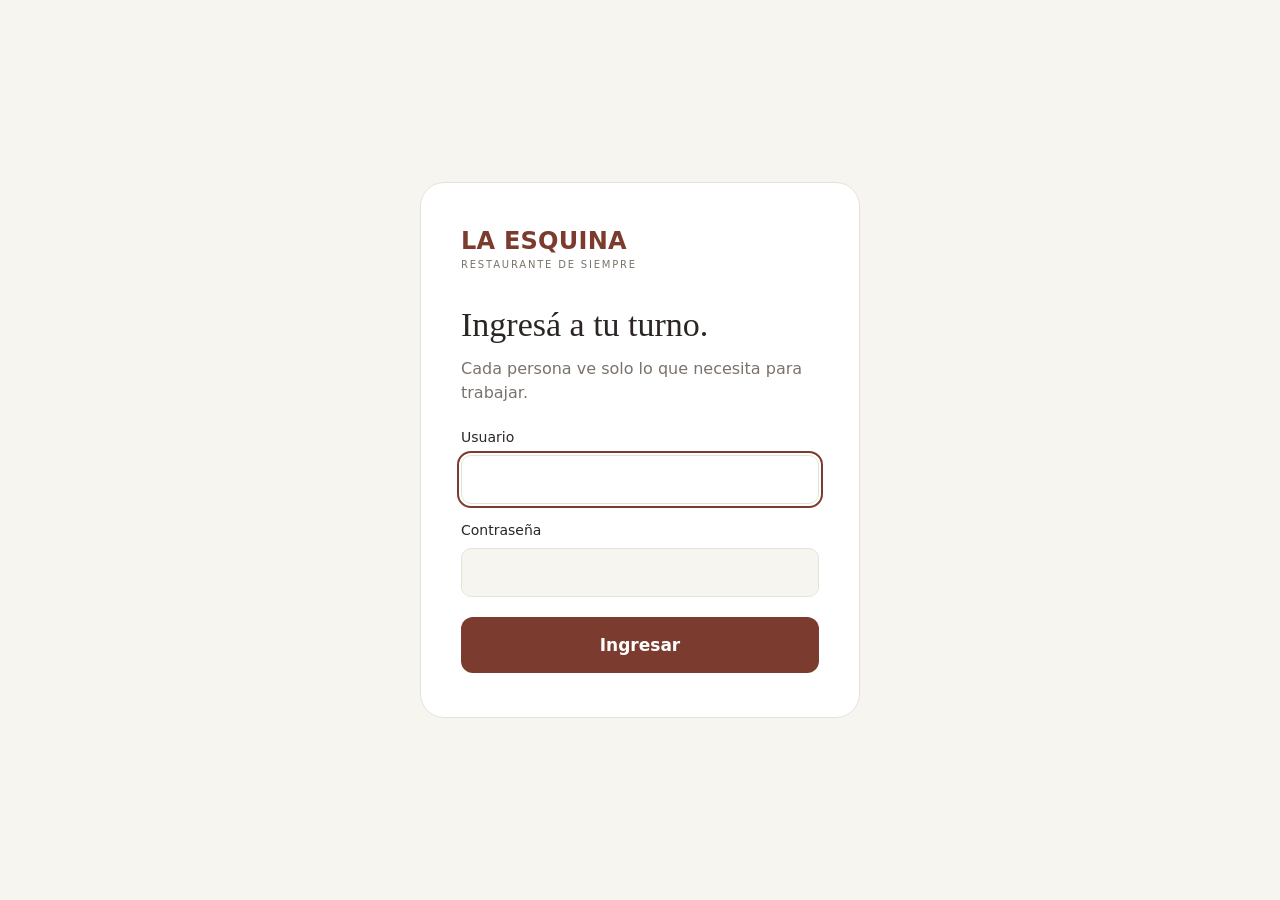
<file: caja.html>
<!DOCTYPE html>
<html lang="es">
<head>
  <meta charset="utf-8">
  <meta name="viewport" content="width=device-width, initial-scale=1">
  <title>Caja · La Esquina</title>
  <link rel="stylesheet" href="style.css">
</head>
<body>
  <header class="cabecera" id="cabecera"></header>

  <main class="contenido">
    <section>
      <div class="encabezado">
        <div>
          <p class="sobre">Facturación</p>
          <h1>Cuentas del salón.</h1>
          <p class="sub">Seleccioná una mesa ocupada para ver su cuenta y cobrarla.</p>
        </div>
        <div class="contadores">
          <div class="contador rojo"><b id="n-ocupadas">0</b>Cuentas abiertas</div>
          <div class="contador verde"><b id="n-libres">0</b>Mesas libres</div>
        </div>
      </div>

      <div class="tarjeta">
        <div class="fila salon-cab">
          <div><h3>Salón principal</h3><small id="n-mesas"></small></div>
          <div class="leyenda">
            <span class="libre"><i class="punto"></i>Libre</span>
            <span class="ocupada"><i class="punto"></i>Ocupada</span>
          </div>
        </div>
        <div class="mesas" id="mapa"></div>
        <div class="salon-pie">
          <small>ENTRADA AL SALÓN</small>
          <small>Solo las mesas ocupadas tienen una cuenta para cobrar.</small>
        </div>
      </div>
    </section>

    <aside class="panel" id="panel" aria-live="polite"></aside>
  </main>

  <script src="script.js"></script>
  <script>
    let mesas = [];
    let mesaSel = null;
    let vista = 'vacio';      // vacio | cuenta | cobrado

    const panel = document.getElementById('panel');
    const mapa = document.getElementById('mapa');

    /* ---------- Mapa y contadores ---------- */
    function detalleMesa(m, elegida) {
      if (elegida) return 'Seleccionada · Cuenta abierta';
      if (m.estado === 'libre') return 'Sin cuenta abierta';
      return `Cuenta abierta · ${hace(m.desde)}`;
    }

    function pintarMapa() {
      const libres = mesas.filter(m => m.estado === 'libre').length;
      document.getElementById('n-libres').textContent = libres;
      document.getElementById('n-ocupadas').textContent = mesas.length - libres;
      document.getElementById('n-mesas').textContent = `${mesas.length} mesas`;
      pintarMesas(mapa, mesas, {
        puedeElegir: m => m.estado === 'ocupada',
        detalle: detalleMesa,
        elegida: vista === 'cuenta' ? mesaSel.id : null,
        alElegir: abrirCuenta
      });
    }

    async function refrescarMesas() {
      try { mesas = await api.mesas(); pintarMapa(); } catch { /* se reintenta en el próximo ciclo */ }
    }

    /* ---------- Panel: estado inicial ---------- */
    function panelVacio() {
      vista = 'vacio'; mesaSel = null;
      panel.innerHTML = `
        <p class="sobre">Cierre de mesa</p>
        <h2>Cada cuenta, exacta.</h2>
        <p class="sub" style="margin-top:12px">Elegí una mesa roja en el mapa del salón.</p>
        <hr>
        <ol class="pasos">
          <li><b>1</b><div><strong>Seleccioná la mesa</strong><small>La que pidió la cuenta.</small></div></li>
          <li><b>2</b><div><strong>Revisá el detalle</strong><small>Cada ítem con su cantidad y subtotal.</small></div></li>
          <li><b>3</b><div><strong>Cobrá</strong><small>La mesa vuelve a estar libre.</small></div></li>
        </ol>`;
      pintarMapa();
    }

    /* ---------- Panel: cuenta de una mesa ---------- */
    async function abrirCuenta(mesa) {
      mesaSel = mesa; vista = 'cuenta';
      pintarMapa();
      let cuenta;
      try {
        cuenta = await api.cuenta(mesa.id);
      } catch (err) {
        panel.innerHTML = `
          <p class="sobre">Cuenta</p>
          <h2>Mesa ${pad(mesa.numero)}</h2>
          <p class="error">${esc(err.message)}</p>`;
        return;
      }
      const unidades = cuenta.items.reduce((t, i) => t + i.cantidad, 0);
      panel.innerHTML = `
        <p class="sobre">Cuenta</p>
        <div class="franja ocupada"><strong>Mesa ${pad(mesa.numero)}</strong><span class="chip ocupada" style="padding:0"><i class="punto"></i>Ocupada</span></div>
        <h3 style="margin-top:28px">Detalle del consumo</h3>
        <small>${plural(unidades, 'unidad', 'unidades')} · Pedido #${cuenta.pedidoId}</small>
        <ul class="items">
          ${cuenta.items.map(i => `
            <li>
              <span class="cant">${i.cantidad}</span>
              <span>${esc(i.nombre)}<small class="unit">${fmtPrecio(i.precioUnitario)} c/u</small></span>
              <span class="monto">${fmtPrecio(i.subtotal)}</span>
            </li>`).join('')}
        </ul>
        <div class="total-fila"><span>Total a cobrar</span><strong>${fmtPrecio(cuenta.total)}</strong></div>
        <p class="error" id="error" role="alert" hidden></p>
        <button class="btn" type="button" id="cobrar">Cobrar</button>
        <small class="pie-panel">Al cobrar, la mesa quedará libre.</small>`;
      document.getElementById('cobrar').addEventListener('click', () => cobrar(mesa, cuenta));
    }

    async function cobrar(mesa, cuenta) {
      const boton = document.getElementById('cobrar');
      const error = document.getElementById('error');
      error.hidden = true;
      if (!cuenta.items.length) { error.textContent = 'No se puede cobrar una mesa sin consumos.'; error.hidden = false; return; }
      boton.disabled = true;
      try {
        const resultado = await api.cobrar(cuenta.pedidoId);
        vista = 'cobrado';
        panel.innerHTML = `
          <p class="sobre ok">Cobro registrado</p>
          <h2>Mesa ${pad(resultado.mesa)} liberada.</h2>
          <div class="total-fila"><span>Total cobrado</span><strong>${fmtPrecio(resultado.total)}</strong></div>
          <div class="aviso"><strong>Lista para un nuevo cliente</strong>La mesa vuelve a figurar en verde en el salón.</div>
          <button class="btn" type="button" id="volver">Volver a las cuentas</button>`;
        document.getElementById('volver').addEventListener('click', panelVacio);
        refrescarMesas();
      } catch (err) {
        error.textContent = err.message; error.hidden = false;
        boton.disabled = false;
        refrescarMesas();
      }
    }

    /* ---------- Inicio ---------- */
    if (exigirRol('caja')) {
      montarCabecera('caja');
      refrescarMesas().then(panelVacio);
      sincronizar(refrescarMesas);
    }
  </script>
</body>
</html>
</file>
<file: style.css>
/* Morphi Web · estilos compartidos. Sin fuentes externas: la intranet no tiene internet. */
*,
*::before,
*::after { box-sizing: border-box; margin: 0; }

:root {
  --fondo: #f7f5f0;
  --tarjeta: #ffffff;
  --borde: #e7e2d9;
  --tinta: #2b2623;
  --tenue: #7a736b;
  --marca: #7b3b2e;
  --marca-suave: #f2e6df;
  --verde: #2f6b4a;
  --verde-fondo: #e8f1ea;
  --rojo: #a33a35;
  --rojo-fondo: #fbe6e3;
  --serif: Georgia, "Times New Roman", serif;
  --sans: system-ui, -apple-system, "Segoe UI", Roboto, Arial, sans-serif;
}

body { font-family: var(--sans); background: var(--fondo); color: var(--tinta); min-height: 100vh; }
button { font: inherit; color: inherit; cursor: pointer; }
[hidden] { display: none !important; }
:focus-visible { outline: 3px solid var(--marca); outline-offset: 2px; }

/* ---------- Cabecera ---------- */
.cabecera { display: flex; align-items: center; gap: 40px; height: 88px; padding: 0 56px; background: var(--tarjeta); border-bottom: 1px solid var(--borde); }
.marca { display: flex; flex-direction: column; gap: 4px; }
.marca strong { font-size: 24px; letter-spacing: .01em; color: var(--marca); }
.marca span { font-size: 10px; letter-spacing: .18em; color: var(--tenue); }
.pestana { padding: 14px 36px; border-radius: 10px; background: var(--marca-suave); color: var(--marca); font-weight: 600; }
.cab-der { margin-left: auto; display: flex; align-items: center; gap: 32px; }
.reloj { font-weight: 600; font-variant-numeric: tabular-nums; }
.turno { display: flex; align-items: center; gap: 10px; font-weight: 500; }
.turno .punto { color: var(--verde); }
.usuario { display: flex; flex-direction: column; gap: 2px; padding-left: 32px; border-left: 1px solid var(--borde); font-size: 15px; }
.usuario span { color: var(--tenue); font-size: 14px; }
.btn-salir { background: none; border: 1px solid var(--borde); border-radius: 8px; padding: 8px 16px; color: var(--tenue); }
.btn-salir:hover { color: var(--marca); border-color: var(--marca); }

/* ---------- Estructura ---------- */
.contenido { display: grid; grid-template-columns: minmax(0, 1fr) 440px; gap: 32px; padding: 40px 56px; align-items: start; }
.contenido.una-columna { grid-template-columns: minmax(0, 1fr); }
.encabezado { display: flex; justify-content: space-between; align-items: flex-end; gap: 24px; margin-bottom: 28px; }
.sobre { font-size: 11px; font-weight: 600; letter-spacing: .12em; color: var(--marca); margin-bottom: 14px; text-transform: uppercase; }
.sobre.ok { color: var(--verde); }
h1, h2 { font-family: var(--serif); font-weight: 400; }
h1 { font-size: 42px; line-height: 1.1; margin-bottom: 14px; }
h2 { font-size: 30px; line-height: 1.15; }
h3 { font-size: 20px; font-weight: 600; }
.sub { color: var(--tenue); line-height: 1.5; }
small { font-size: 13px; color: var(--tenue); }

.contadores { display: flex; gap: 16px; }
.contador { display: flex; align-items: center; gap: 20px; min-width: 200px; padding: 20px 24px; border-radius: 16px; font-weight: 500; }
.contador b { font-size: 32px; font-weight: 600; }
.contador.verde { background: var(--verde-fondo); color: var(--verde); }
.contador.rojo { background: var(--rojo-fondo); color: var(--rojo); }
.contador.marca { background: var(--marca-suave); color: var(--marca); }

.tarjeta { background: var(--tarjeta); border: 1px solid var(--borde); border-radius: 24px; padding: 28px 30px; }
.panel { background: var(--tarjeta); border: 1px solid var(--borde); border-radius: 24px; padding: 32px; position: sticky; top: 24px; }
.panel hr { border: 0; border-top: 1px solid var(--borde); margin: 22px 0; }
.fila { display: flex; justify-content: space-between; align-items: center; gap: 16px; }

.punto { display: inline-block; width: 8px; height: 8px; border-radius: 50%; background: currentColor; }
.chip { display: inline-flex; align-items: center; gap: 8px; padding: 8px 16px; border-radius: 999px; font-size: 14px; font-weight: 500; }
.chip.libre { background: var(--verde-fondo); color: var(--verde); }
.chip.ocupada { background: var(--rojo-fondo); color: var(--rojo); }
.leyenda { display: flex; gap: 28px; font-size: 14px; }
.leyenda .libre { color: var(--verde); }
.leyenda .ocupada { color: var(--rojo); }
.leyenda span { display: flex; align-items: center; gap: 8px; }

/* ---------- Mapa de mesas ---------- */
.salon-cab { padding-bottom: 20px; border-bottom: 1px solid var(--borde); }
.mesas { display: grid; grid-template-columns: repeat(4, 1fr); gap: 32px 0; justify-items: center; padding: 32px 0 24px; }
.mesa { display: flex; flex-direction: column; align-items: center; gap: 8px; background: none; border: 0; padding: 0; }
.mesa:disabled { cursor: default; }
.mesa.libre { --c: var(--verde); --cf: var(--verde-fondo); }
.mesa.ocupada { --c: var(--rojo); --cf: var(--rojo-fondo); }
.sillas { display: flex; gap: 60px; }
.sillas i { width: 40px; height: 20px; border-radius: 6px; background: var(--cf); }
.tablero { width: 206px; height: 128px; border-radius: 18px; background: var(--cf); border: 2px solid transparent; display: flex; flex-direction: column; align-items: center; justify-content: center; gap: 10px; color: var(--c); }
.tablero b { font-size: 40px; font-weight: 600; }
.tablero span { display: flex; align-items: center; gap: 8px; font-weight: 500; }
.mesa:not(:disabled):hover .tablero { border-color: var(--c); }
.mesa.elegida .tablero { border-color: var(--c); box-shadow: 0 0 0 3px var(--cf); }
.mesa:focus-visible { outline: none; }
.mesa:focus-visible .tablero { outline: 3px solid var(--marca); outline-offset: 3px; }
.mesa small { margin-top: 2px; }
.mesa.elegida small { color: var(--c); }
.salon-pie { border-top: 1px solid var(--borde); padding-top: 22px; display: flex; justify-content: space-between; gap: 16px; }

/* ---------- Formulario / panel ---------- */
.pasos { list-style: none; padding: 0; display: grid; gap: 22px; margin-top: 28px; }
.pasos li { display: flex; gap: 16px; align-items: flex-start; }
.pasos li > b { flex: none; width: 36px; height: 36px; border-radius: 50%; background: var(--marca-suave); display: grid; place-items: center; font-size: 14px; }
.pasos strong { display: block; margin-bottom: 4px; }
.vacio { display: grid; justify-items: center; text-align: center; gap: 8px; padding: 12px 0 8px; }
.vacio .chip-grande { width: 176px; padding: 26px 0; border-radius: 22px; background: var(--verde-fondo); color: var(--verde); display: grid; gap: 10px; margin-bottom: 18px; }

.filtros { display: flex; gap: 8px; margin: 16px 0 6px; }
.filtros button { border: 0; background: none; padding: 10px 20px; border-radius: 999px; color: var(--tenue); }
.filtros button[aria-pressed="true"] { background: var(--marca-suave); color: var(--marca); font-weight: 600; }
.prod { display: flex; justify-content: space-between; align-items: center; gap: 16px; padding: 16px 0; border-bottom: 1px solid var(--borde); }
.prod strong { display: block; font-weight: 500; margin-bottom: 4px; }
.stepper { display: flex; align-items: center; background: var(--marca-suave); border-radius: 10px; }
.stepper button { width: 42px; height: 44px; border: 0; background: none; font-size: 20px; color: var(--marca); }
.stepper button:disabled { color: #c7b8b0; cursor: default; }
.stepper output { min-width: 40px; text-align: center; font-weight: 600; }
label { display: flex; justify-content: space-between; margin: 22px 0 10px; font-size: 14px; font-weight: 500; }
textarea, input[type="text"], input[type="password"] { width: 100%; font: inherit; padding: 14px 16px; border: 1px solid var(--borde); border-radius: 10px; background: #f7f5f0; color: var(--tinta); }
textarea { resize: none; height: 58px; }
textarea:focus, input:focus { outline: 2px solid var(--marca); background: #fff; }
.total-fila { display: flex; justify-content: space-between; align-items: center; border-top: 1px solid var(--borde); margin-top: 22px; padding-top: 20px; color: var(--tenue); }
.total-fila strong { font-size: 30px; color: var(--tinta); font-weight: 600; }
.btn { width: 100%; margin-top: 20px; padding: 18px; border: 0; border-radius: 12px; background: var(--marca); color: #fff; font-weight: 600; font-size: 17px; }
.btn:hover:not(:disabled) { background: #6a3126; }
.btn:disabled { background: #cbb9b2; cursor: not-allowed; }
.pie-panel { display: block; text-align: center; margin-top: 12px; }
.error { margin-top: 14px; padding: 12px 14px; border-radius: 10px; background: var(--rojo-fondo); color: var(--rojo); font-size: 14px; }
.aviso { margin-top: 20px; padding: 18px 20px; border-radius: 12px; background: var(--verde-fondo); color: var(--verde); line-height: 1.5; }
.aviso strong { display: block; margin-bottom: 4px; }
.franja { display: flex; justify-content: space-between; align-items: center; padding: 20px 22px; border-radius: 12px; font-size: 18px; font-weight: 500; }
.franja.ocupada { background: var(--rojo-fondo); color: var(--rojo); }
.franja.libre { background: var(--verde-fondo); color: var(--verde); }

/* ---------- Lista de ítems (resumen y cuenta) ---------- */
.items { list-style: none; padding: 0; margin-top: 18px; }
.items li { display: grid; grid-template-columns: 36px 1fr auto; gap: 16px; align-items: center; padding: 16px 0; border-bottom: 1px solid var(--borde); }
.items .cant { width: 36px; height: 36px; border-radius: 8px; background: var(--fondo); display: grid; place-items: center; font-weight: 600; font-size: 14px; }
.items .unit { display: block; font-size: 13px; color: var(--tenue); margin-top: 2px; }
.items .monto { font-variant-numeric: tabular-nums; }

/* ---------- Cocina ---------- */
.cola-cab { display: flex; justify-content: space-between; align-items: center; margin: 8px 0 16px; }
.orden { padding: 12px 28px; border-radius: 8px; background: #efece6; color: var(--tenue); font-size: 15px; }
.cola { display: grid; gap: 16px; }
.pedido { display: grid; grid-template-columns: 300px minmax(0, 1fr); gap: 0; background: var(--tarjeta); border: 1px solid var(--borde); border-radius: 18px; padding: 20px 24px; }
.pedido.primero { border-color: #e2c3a8; }
.pedido-info h3 { font-size: 26px; font-weight: 500; margin-bottom: 8px; }
.pedido-info .fila { justify-content: flex-start; align-items: flex-start; }
.pedido-info > div { display: flex; flex-direction: column; gap: 14px; align-items: flex-start; }
.tiempo { padding: 6px 16px; border-radius: 999px; background: #efece6; color: var(--tenue); font-size: 14px; font-weight: 500; }
.primero .tiempo { background: #f6e4d4; color: #8a4a22; }
.etiqueta { padding: 6px 14px; border-radius: 6px; background: #f6e4d4; color: #8a4a22; font-size: 11px; font-weight: 600; letter-spacing: .06em; }
.lineas { display: grid; gap: 14px; }
.linea { display: grid; grid-template-columns: 48px minmax(0, 1fr) auto; gap: 16px; align-items: center; }
.linea .cant { width: 48px; height: 48px; border-radius: 10px; background: var(--marca-suave); color: var(--marca); display: grid; place-items: center; font-weight: 700; font-size: 18px; }
.linea strong { display: block; font-size: 22px; font-weight: 500; margin-bottom: 4px; }
.linea .btn-listo { width: 126px; padding: 14px 0; border: 0; border-radius: 8px; background: var(--marca); color: #fff; font-weight: 600; font-size: 17px; }
.linea .btn-listo:hover { background: #6a3126; }
.despacho { display: flex; justify-content: space-between; gap: 16px; margin-top: 20px; padding: 18px 24px; border-radius: 12px; background: var(--verde-fondo); color: var(--verde); }
.vacio-cola { padding: 56px 0; text-align: center; background: var(--tarjeta); border: 1px dashed var(--borde); border-radius: 18px; }
.pie-cocina { display: flex; justify-content: space-between; margin-top: 24px; }

/* ---------- Login ---------- */
.login { min-height: 100vh; display: grid; place-items: center; padding: 24px; }
.login-caja { width: 100%; max-width: 440px; background: var(--tarjeta); border: 1px solid var(--borde); border-radius: 24px; padding: 44px 40px; }
.login-caja .marca { margin-bottom: 36px; }
.login-caja h1 { font-size: 34px; }
.login-caja form { margin-top: 24px; }
.login-caja label { margin-top: 18px; }

@media (max-width: 1280px) {
  .cabecera, .contenido { padding-left: 28px; padding-right: 28px; }
  .contenido { grid-template-columns: minmax(0, 1fr) 380px; gap: 24px; }
  .tablero { width: 170px; }
  .sillas { gap: 44px; }
  .encabezado { flex-direction: column; align-items: flex-start; }
}
@media (prefers-reduced-motion: no-preference) {
  .tablero, .btn { transition: background-color .15s, border-color .15s, box-shadow .15s; }
}
</file>
